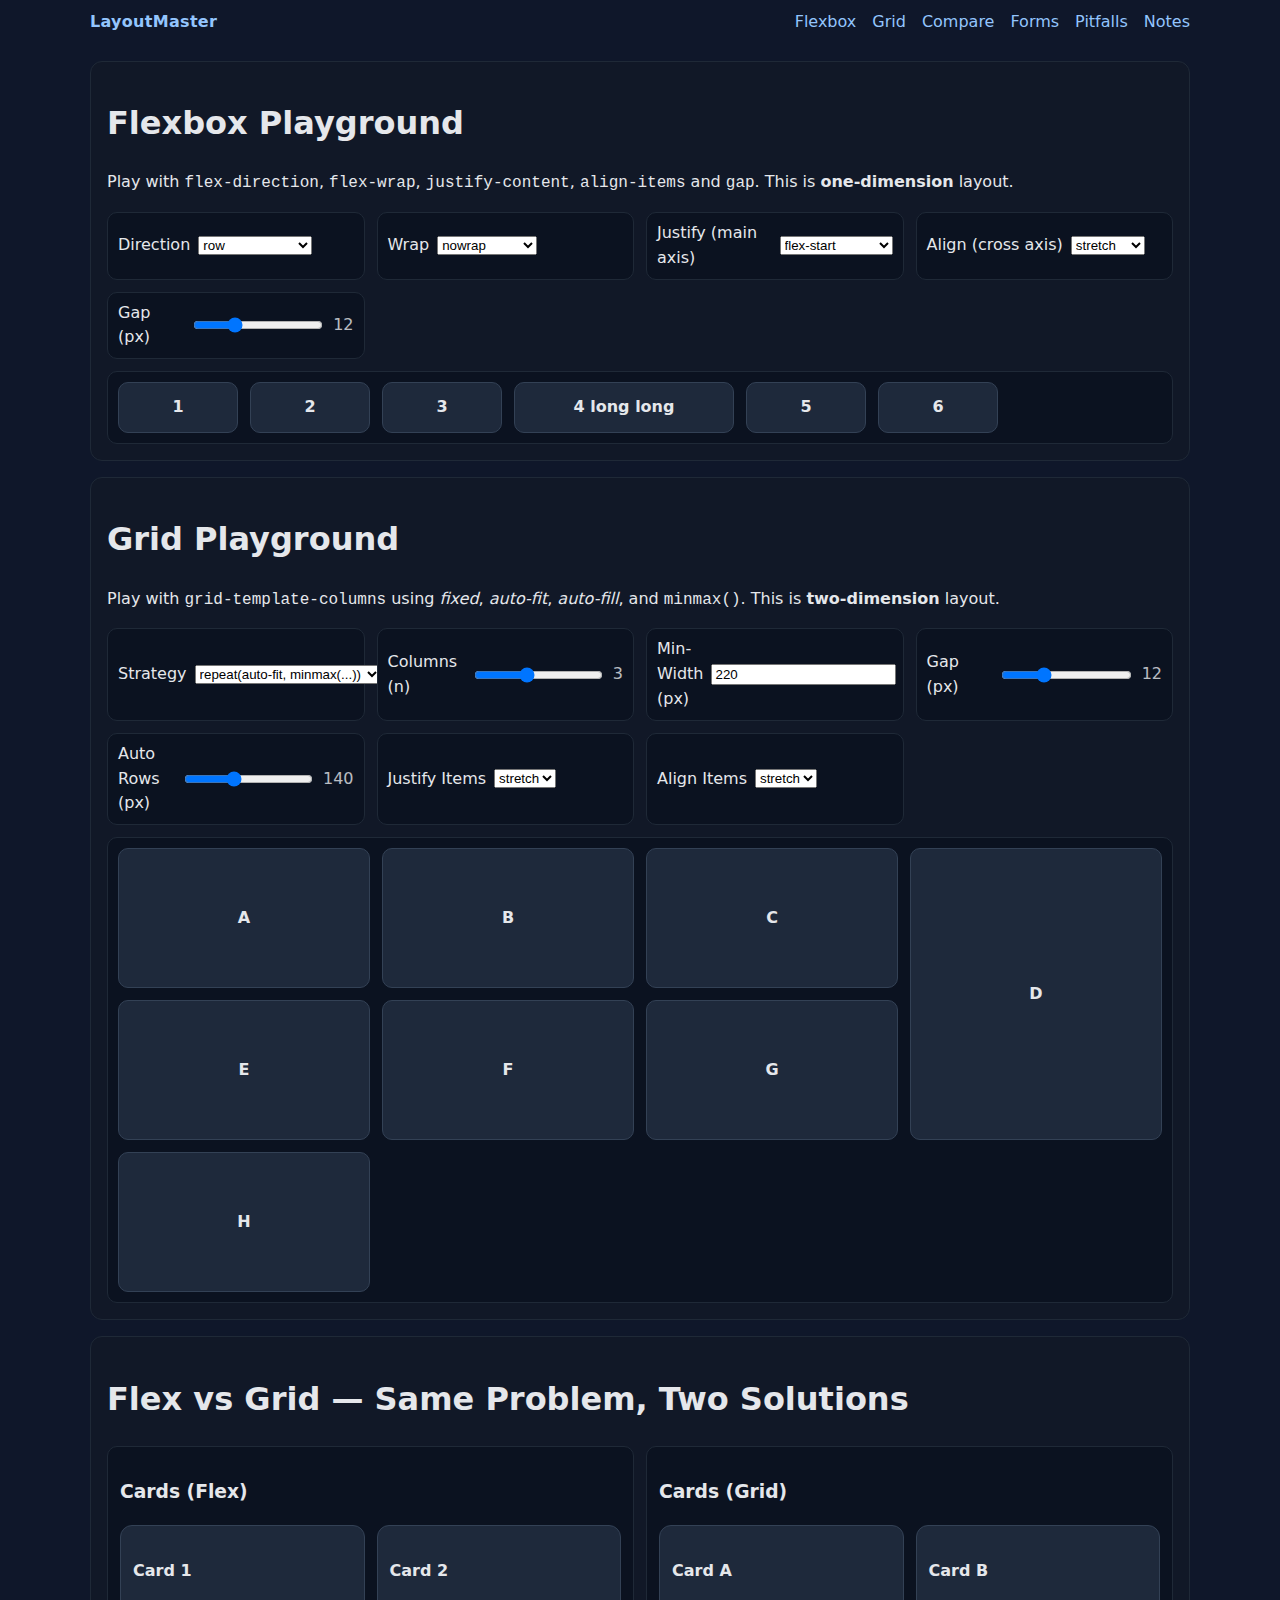
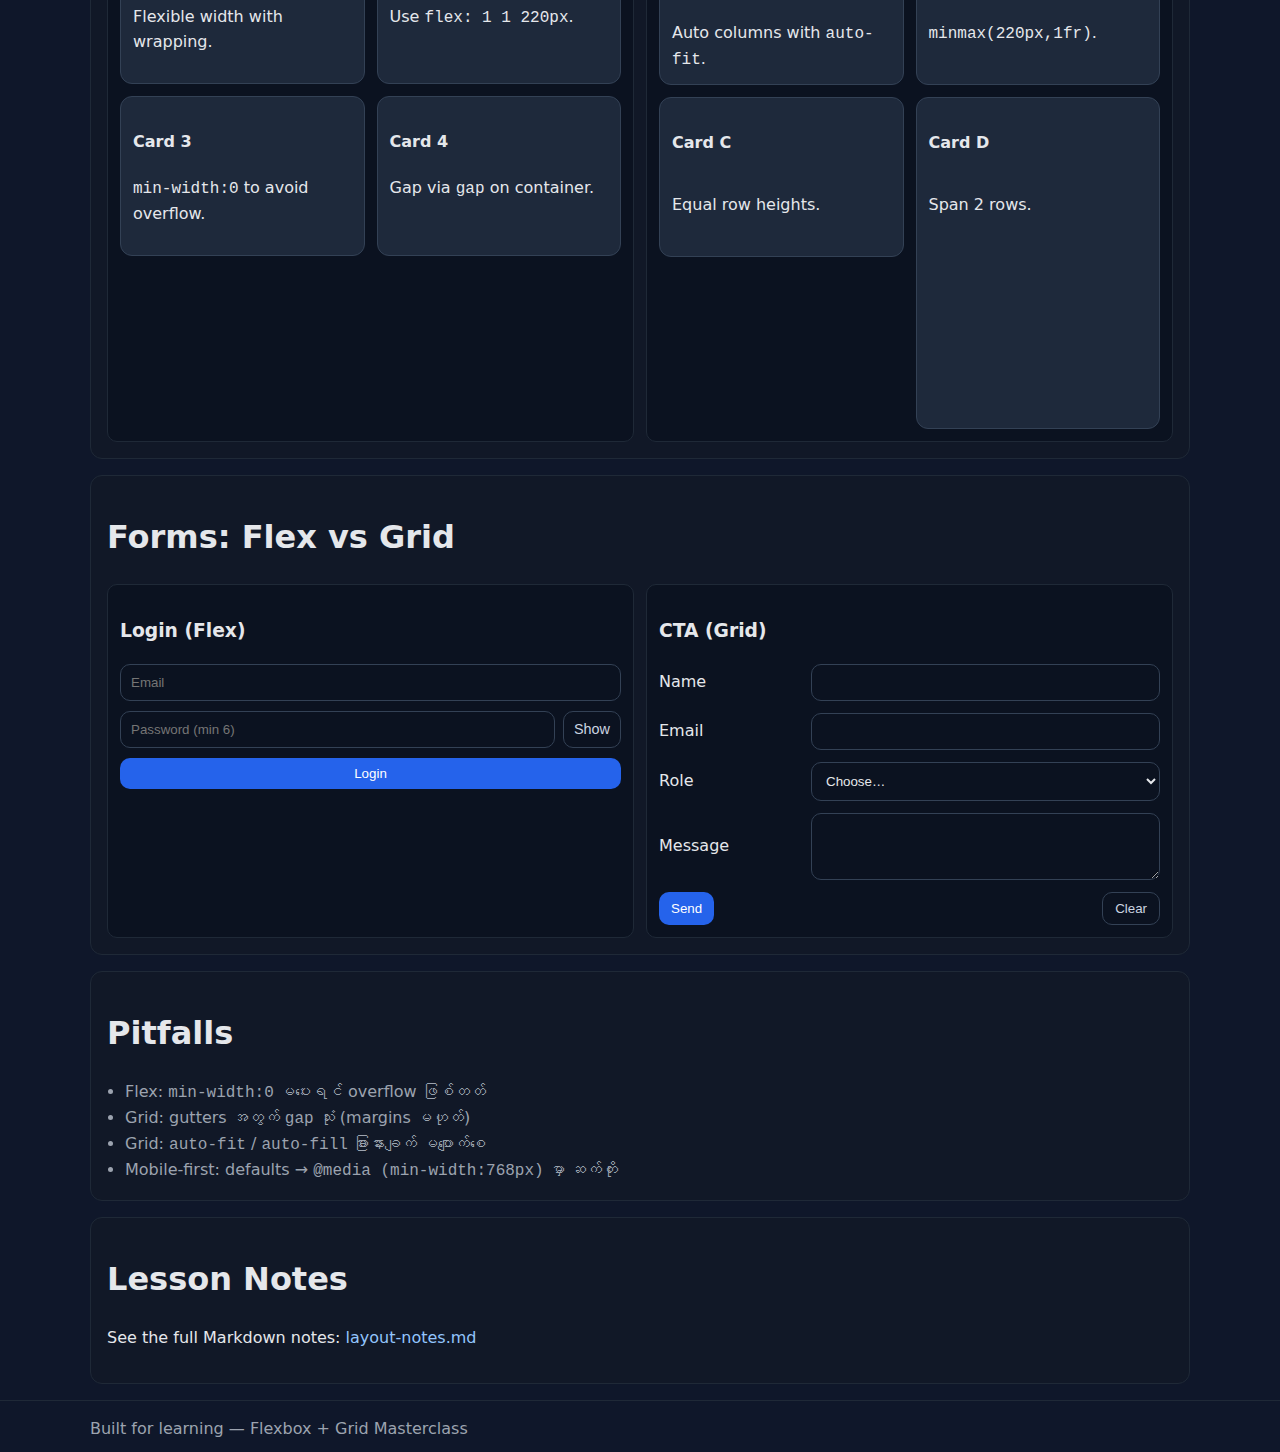
<file: public/ez2learn/flex-grid/layout-masterclass.html>
<!doctype html>
<html lang="en">
<head>
  <meta charset="utf-8" />
  <meta name="viewport" content="width=device-width, initial-scale=1" />
  <title>Layout Masterclass — Flexbox + Grid (Beginner-Friendly)</title>
  <link rel="stylesheet" href="layout.css" />
</head>
<body class="page-col">
  <header class="site-header">
    <div class="container nav">
      <a class="brand" href="#">LayoutMaster</a>
      <button class="nav-toggle" aria-label="Toggle menu" aria-expanded="false">☰</button>
      <nav class="menu" data-open="false">
        <a href="#flex">Flexbox</a>
        <a href="#grid">Grid</a>
        <a href="#compare">Compare</a>
        <a href="#forms">Forms</a>
        <a href="#pitfalls">Pitfalls</a>
        <a href="#notes">Notes</a>
      </nav>
    </div>
  </header>

  <main class="container">
    <!-- FLEXBOX -->
    <section id="flex" class="card">
      <h1>Flexbox Playground</h1>
      <p>Play with <code>flex-direction</code>, <code>flex-wrap</code>, <code>justify-content</code>, <code>align-items</code> and <code>gap</code>. This is <strong>one‑dimension</strong> layout.</p>

      <div class="controls grid">
        <label>Direction
          <select id="f_dir">
            <option>row</option>
            <option>row-reverse</option>
            <option>column</option>
            <option>column-reverse</option>
          </select>
        </label>
        <label>Wrap
          <select id="f_wrap">
            <option>nowrap</option>
            <option>wrap</option>
            <option>wrap-reverse</option>
          </select>
        </label>
        <label>Justify (main axis)
          <select id="f_justify">
            <option>flex-start</option>
            <option>center</option>
            <option>flex-end</option>
            <option>space-between</option>
            <option>space-around</option>
            <option>space-evenly</option>
          </select>
        </label>
        <label>Align (cross axis)
          <select id="f_align">
            <option>stretch</option>
            <option>flex-start</option>
            <option>center</option>
            <option>flex-end</option>
          </select>
        </label>
        <label>Gap (px)
          <input type="range" id="f_gap" min="0" max="40" value="12" />
          <span class="out" id="f_gap_out">12</span>
        </label>
      </div>

      <div class="flex-sandbox" id="flexSandbox" aria-live="polite">
        <div class="box">1</div><div class="box">2</div><div class="box">3</div>
        <div class="box long">4 long long</div><div class="box">5</div><div class="box">6</div>
      </div>
    </section>

    <!-- GRID -->
    <section id="grid" class="card">
      <h1>Grid Playground</h1>
      <p>Play with <code>grid-template-columns</code> using <em>fixed</em>, <em>auto-fit</em>, <em>auto-fill</em>, and <code>minmax()</code>. This is <strong>two‑dimension</strong> layout.</p>

      <div class="controls grid">
        <label>Strategy
          <select id="g_strategy">
            <option value="fixed">repeat(n, 1fr)</option>
            <option value="auto-fit" selected>repeat(auto-fit, minmax(...))</option>
            <option value="auto-fill">repeat(auto-fill, minmax(...))</option>
          </select>
        </label>
        <label>Columns (n)
          <input type="range" id="g_cols" min="1" max="6" value="3" />
          <span class="out" id="g_cols_out">3</span>
        </label>
        <label>Min-Width (px)
          <input type="number" id="g_min" min="120" step="10" value="220" />
        </label>
        <label>Gap (px)
          <input type="range" id="g_gap" min="0" max="40" value="12" />
          <span class="out" id="g_gap_out">12</span>
        </label>
        <label>Auto Rows (px)
          <input type="range" id="g_rows" min="80" max="240" value="140" />
          <span class="out" id="g_rows_out">140</span>
        </label>
        <label>Justify Items
          <select id="g_justify_items">
            <option>stretch</option><option>start</option><option>center</option><option>end</option>
          </select>
        </label>
        <label>Align Items
          <select id="g_align_items">
            <option>stretch</option><option>start</option><option>center</option><option>end</option>
          </select>
        </label>
      </div>

      <div class="grid-sandbox" id="gridSandbox">
        <div class="cell">A</div><div class="cell">B</div><div class="cell">C</div><div class="cell tall">D</div>
        <div class="cell">E</div><div class="cell">F</div><div class="cell">G</div><div class="cell">H</div>
      </div>
    </section>

    <!-- COMPARE -->
    <section id="compare" class="card">
      <h1>Flex vs Grid — Same Problem, Two Solutions</h1>
      <div class="compare-wrap">
        <div class="compare-col">
          <h3>Cards (Flex)</h3>
          <div class="cards-flex">
            <article class="item"><h4>Card 1</h4><p>Flexible width with wrapping.</p></article>
            <article class="item"><h4>Card 2</h4><p>Use <code>flex: 1 1 220px</code>.</p></article>
            <article class="item"><h4>Card 3</h4><p><code>min-width:0</code> to avoid overflow.</p></article>
            <article class="item"><h4>Card 4</h4><p>Gap via <code>gap</code> on container.</p></article>
          </div>
        </div>
        <div class="compare-col">
          <h3>Cards (Grid)</h3>
          <div class="cards-grid">
            <article class="item"><h4>Card A</h4><p>Auto columns with <code>auto-fit</code>.</p></article>
            <article class="item"><h4>Card B</h4><p><code>minmax(220px,1fr)</code>.</p></article>
            <article class="item"><h4>Card C</h4><p>Equal row heights.</p></article>
            <article class="item tall"><h4>Card D</h4><p>Span 2 rows.</p></article>
          </div>
        </div>
      </div>
    </section>

    <!-- FORMS -->
    <section id="forms" class="card">
      <h1>Forms: Flex vs Grid</h1>
      <div class="compare-wrap">
        <div class="compare-col">
          <h3>Login (Flex)</h3>
          <form id="loginForm" class="login-flex" novalidate>
            <input id="loginEmail" type="email" placeholder="Email" required />
            <div class="pass-row">
              <input id="loginPass" type="password" placeholder="Password (min 6)" minlength="6" required />
              <button type="button" id="togglePass" class="btn ghost small">Show</button>
            </div>
            <button class="btn primary">Login</button>
          </form>
        </div>
        <div class="compare-col">
          <h3>CTA (Grid)</h3>
          <form id="ctaForm" class="form-grid" novalidate>
            <label for="fullName">Name</label>
            <input id="fullName" required />
            <label for="email">Email</label>
            <input id="email" type="email" required />
            <label for="role">Role</label>
            <select id="role" required>
              <option value="">Choose…</option>
              <option>Designer</option><option>Developer</option><option>PM</option>
            </select>
            <label for="msg">Message</label>
            <textarea id="msg" rows="3"></textarea>
            <div class="actions">
              <button type="submit" class="btn primary">Send</button>
              <button type="button" class="btn ghost" id="clearCTA">Clear</button>
            </div>
          </form>
        </div>
      </div>
    </section>

    <!-- PITFALLS / NOTES -->
    <section id="pitfalls" class="card">
      <h1>Pitfalls</h1>
      <ul class="bullets">
        <li>Flex: <code>min-width:0</code> မပေးရင် overflow ဖြစ်တတ်</li>
        <li>Grid: gutters အတွက် <code>gap</code> သုံး (margins မဟုတ်)</li>
        <li>Grid: <code>auto-fit</code> / <code>auto-fill</code> ခြားနားချက် မပျောက်စေ</li>
        <li>Mobile-first: defaults → <code>@media (min-width:768px)</code> မှာ ဆက်တိုး</li>
      </ul>
    </section>

    <section id="notes" class="card">
      <h1>Lesson Notes</h1>
      <p>See the full Markdown notes: <a href="layout-notes.md">layout-notes.md</a></p>
    </section>
  </main>

  <footer class="site-footer">
    <div class="container">Built for learning — Flexbox + Grid Masterclass</div>
  </footer>

  <script src="layout.js"></script>
</body>
</html>
</file>
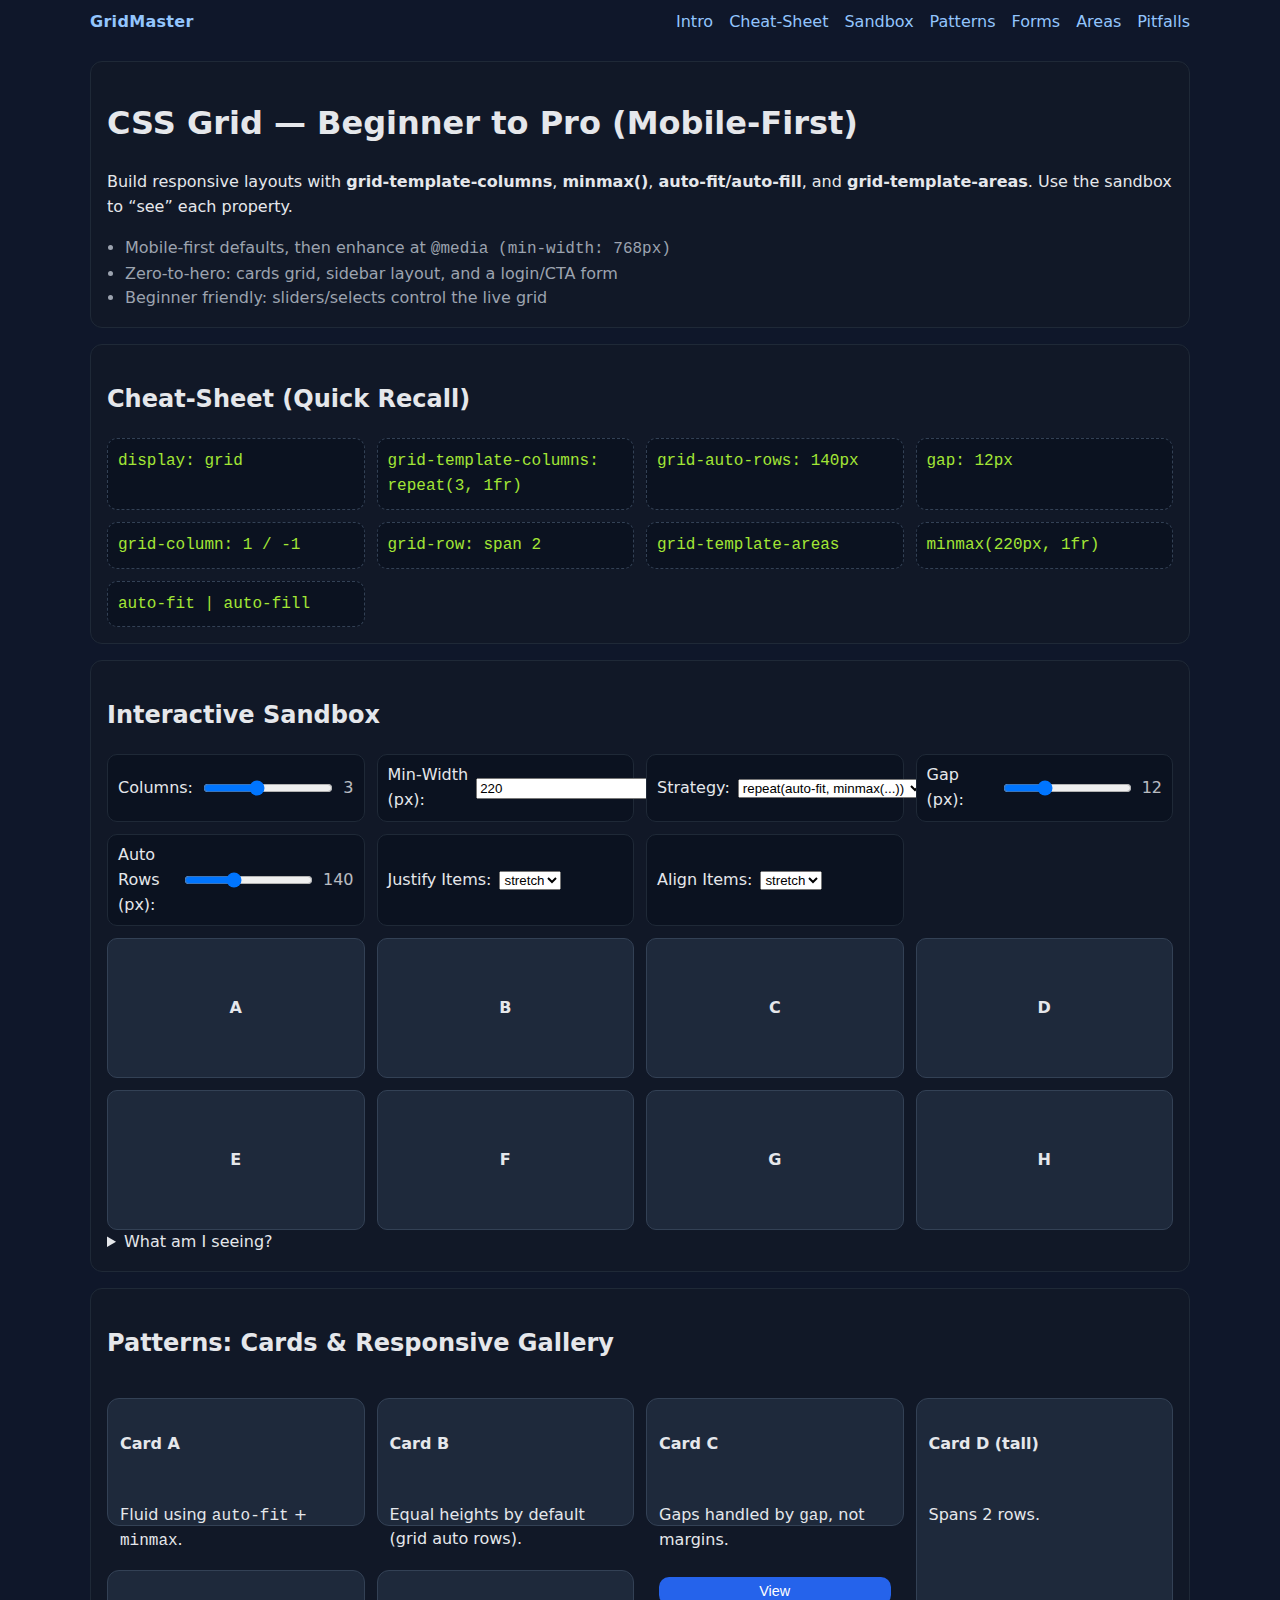
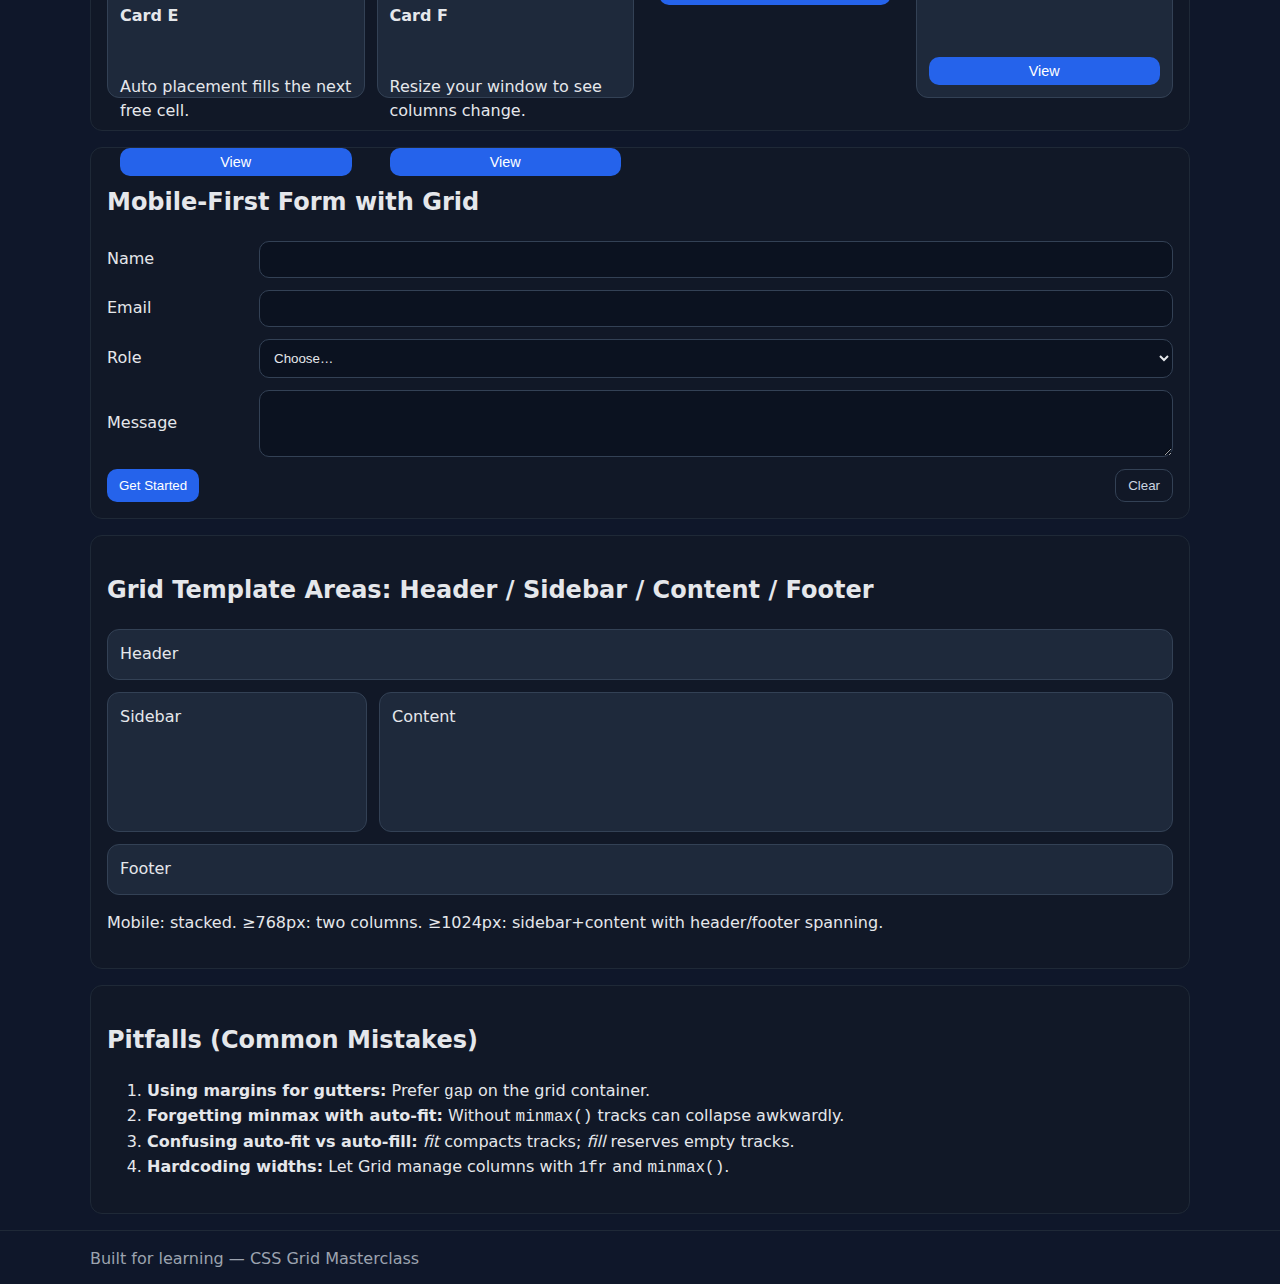
<file: public/ez2learn/grid/grid-masterclass.html>
<!doctype html>
<html lang="en">
<head>
  <meta charset="utf-8" />
  <meta name="viewport" content="width=device-width, initial-scale=1" />
  <title>CSS Grid — Beginner Masterclass</title>
  <link rel="stylesheet" href="grid.css" />
</head>
<body class="page-col">
  <header class="site-header">
    <div class="container nav">
      <a class="brand" href="#">GridMaster</a>
      <button class="nav-toggle" aria-label="Toggle menu" aria-expanded="false">☰</button>
      <nav class="menu" data-open="false">
        <a href="#intro">Intro</a>
        <a href="#cheatsheet">Cheat‑Sheet</a>
        <a href="#sandbox">Sandbox</a>
        <a href="#patterns">Patterns</a>
        <a href="#forms">Forms</a>
        <a href="#areas">Areas</a>
        <a href="#pitfalls">Pitfalls</a>
      </nav>
    </div>
  </header>

  <main class="container">
    <section id="intro" class="card">
      <h1>CSS Grid — Beginner to Pro (Mobile‑First)</h1>
      <p>Build responsive layouts with <strong>grid-template-columns</strong>, <strong>minmax()</strong>,
      <strong>auto-fit/auto-fill</strong>, and <strong>grid-template-areas</strong>. Use the sandbox to “see” each property.</p>
      <ul class="bullets">
        <li>Mobile‑first defaults, then enhance at <code>@media (min-width: 768px)</code></li>
        <li>Zero‑to‑hero: cards grid, sidebar layout, and a login/CTA form</li>
        <li>Beginner friendly: sliders/selects control the live grid</li>
      </ul>
    </section>

    <section id="cheatsheet" class="card">
      <h2>Cheat‑Sheet (Quick Recall)</h2>
      <div class="grid cheat">
        <div><code>display: grid</code></div>
        <div><code>grid-template-columns: repeat(3, 1fr)</code></div>
        <div><code>grid-auto-rows: 140px</code></div>
        <div><code>gap: 12px</code></div>
        <div><code>grid-column: 1 / -1</code></div>
        <div><code>grid-row: span 2</code></div>
        <div><code>grid-template-areas</code></div>
        <div><code>minmax(220px, 1fr)</code></div>
        <div><code>auto-fit | auto-fill</code></div>
      </div>
    </section>

    <section id="sandbox" class="card">
      <h2>Interactive Sandbox</h2>
      <div class="controls grid">
        <label>Columns:
          <input type="range" id="cols" min="1" max="6" value="3" />
          <span class="out" id="colsOut">3</span>
        </label>
        <label>Min‑Width (px):
          <input type="number" id="minw" value="220" min="120" step="10" />
        </label>
        <label>Strategy:
          <select id="strategy">
            <option value="fixed">repeat(n, 1fr)</option>
            <option value="auto-fit" selected>repeat(auto-fit, minmax(...))</option>
            <option value="auto-fill">repeat(auto-fill, minmax(...))</option>
          </select>
        </label>
        <label>Gap (px):
          <input type="range" id="gap" min="0" max="40" value="12" />
          <span class="out" id="gapOut">12</span>
        </label>
        <label>Auto Rows (px):
          <input type="range" id="rows" min="80" max="240" value="140" />
          <span class="out" id="rowsOut">140</span>
        </label>
        <label>Justify Items:
          <select id="justifyItems">
            <option>stretch</option><option>start</option><option>center</option><option>end</option>
          </select>
        </label>
        <label>Align Items:
          <select id="alignItems">
            <option>stretch</option><option>start</option><option>center</option><option>end</option>
          </select>
        </label>
      </div>

      <div class="demo grid-sandbox" id="gridSandbox" aria-live="polite">
        <div class="cell a">A</div>
        <div class="cell b">B</div>
        <div class="cell c">C</div>
        <div class="cell d">D</div>
        <div class="cell e">E</div>
        <div class="cell f">F</div>
        <div class="cell g">G</div>
        <div class="cell h">H</div>
      </div>

      <details class="note">
        <summary>What am I seeing?</summary>
        <p>The grid uses your controls to build a <code>grid-template-columns</code> value.
        With <em>auto‑fit</em>/<em>auto‑fill</em>, tracks expand/collapse by the minmax() rule, creating truly fluid grids.</p>
      </details>
    </section>

    <section id="patterns" class="card">
      <h2>Patterns: Cards & Responsive Gallery</h2>
      <div class="cards grid auto">
        <article class="card item"><h4>Card A</h4><p>Fluid using <code>auto-fit</code> + <code>minmax</code>.</p><button class="btn small">View</button></article>
        <article class="card item"><h4>Card B</h4><p>Equal heights by default (grid auto rows).</p><button class="btn small">View</button></article>
        <article class="card item"><h4>Card C</h4><p>Gaps handled by <code>gap</code>, not margins.</p><button class="btn small">View</button></article>
        <article class="card item tall"><h4>Card D (tall)</h4><p>Spans 2 rows.</p><button class="btn small">View</button></article>
        <article class="card item"><h4>Card E</h4><p>Auto placement fills the next free cell.</p><button class="btn small">View</button></article>
        <article class="card item"><h4>Card F</h4><p>Resize your window to see columns change.</p><button class="btn small">View</button></article>
      </div>
    </section>

    <section id="forms" class="card">
      <h2>Mobile‑First Form with Grid</h2>
      <form id="ctaForm" class="form-grid" novalidate>
        <label for="fullName">Name</label>
        <input id="fullName" required />
        <label for="email">Email</label>
        <input id="email" type="email" required />
        <label for="role">Role</label>
        <select id="role" required>
          <option value="">Choose…</option>
          <option>Designer</option><option>Developer</option><option>PM</option>
        </select>
        <label for="msg">Message</label>
        <textarea id="msg" rows="3"></textarea>
        <div class="actions">
          <button type="submit" class="btn primary">Get Started</button>
          <button type="button" class="btn ghost" id="clearCTA">Clear</button>
        </div>
      </form>
    </section>

    <section id="areas" class="card">
      <h2>Grid Template Areas: Header / Sidebar / Content / Footer</h2>
      <div class="layout-areas">
        <header class="box header">Header</header>
        <aside class="box sidebar">Sidebar</aside>
        <main class="box content">Content</main>
        <footer class="box footer">Footer</footer>
      </div>
      <p class="dim">Mobile: stacked. ≥768px: two columns. ≥1024px: sidebar+content with header/footer spanning.</p>
    </section>

    <section id="pitfalls" class="card">
      <h2>Pitfalls (Common Mistakes)</h2>
      <ol>
        <li><strong>Using margins for gutters:</strong> Prefer <code>gap</code> on the grid container.</li>
        <li><strong>Forgetting minmax with auto‑fit:</strong> Without <code>minmax()</code> tracks can collapse awkwardly.</li>
        <li><strong>Confusing auto‑fit vs auto‑fill:</strong> <em>fit</em> compacts tracks; <em>fill</em> reserves empty tracks.</li>
        <li><strong>Hardcoding widths:</strong> Let Grid manage columns with <code>1fr</code> and <code>minmax()</code>.</li>
      </ol>
    </section>
  </main>

  <footer class="site-footer">
    <div class="container">Built for learning — CSS Grid Masterclass</div>
  </footer>

  <script src="grid.js"></script>
</body>
</html>
</file>
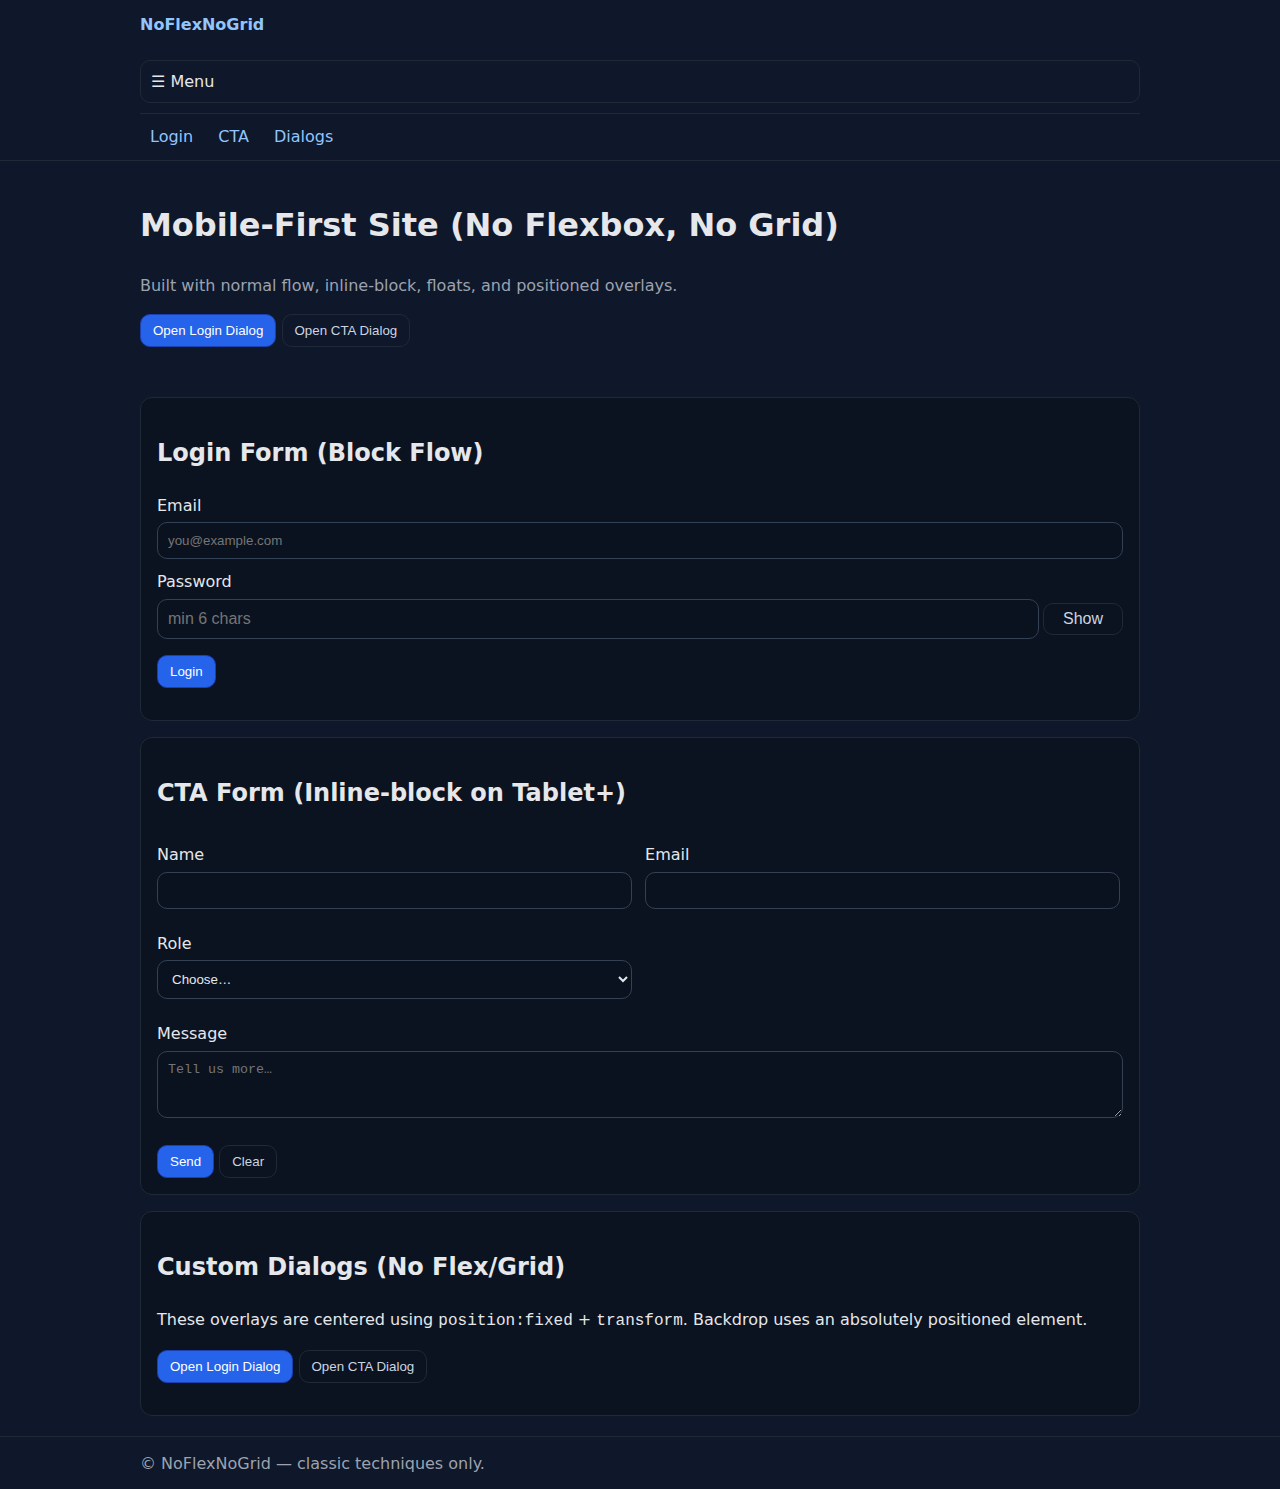
<file: public/ez2learn/plain/noflex-nogrid.html>
<!doctype html>
<html lang="en">
<head>
  <meta charset="utf-8" />
  <meta name="viewport" content="width=device-width, initial-scale=1" />
  <title>Mobile‑First (No Flex/Grid) — Forms + Dialogs</title>
  <link rel="stylesheet" href="noflex-nogrid.css" />
</head>
<body>
  <header class="site-header">
    <div class="container">
      <a class="brand" href="#">NoFlexNoGrid</a>

      <!-- Mobile menu without JS -->
      <details class="nav mobile-only">
        <summary>☰ Menu</summary>
        <nav>
          <a href="#login">Login</a>
          <a href="#cta">CTA</a>
          <a href="#dialogs">Dialogs</a>
        </nav>
      </details>

      <!-- Desktop nav (enhanced with inline-block) -->
      <nav class="nav-bar" aria-label="Primary">
        <a href="#login">Login</a>
        <a href="#cta">CTA</a>
        <a href="#dialogs">Dialogs</a>
      </nav>
    </div>
  </header>

  <main class="container">
    <section class="hero">
      <h1>Mobile‑First Site (No Flexbox, No Grid)</h1>
      <p class="muted">Built with normal flow, inline‑block, floats, and positioned overlays.</p>
      <p>
        <button class="btn" data-open="#loginModal">Open Login Dialog</button>
        <button class="btn ghost" data-open="#ctaModal">Open CTA Dialog</button>
      </p>
    </section>

    <!-- LOGIN (page section) -->
    <section id="login" class="card">
      <h2>Login Form (Block Flow)</h2>
      <form id="loginForm" class="form" novalidate>
        <label for="loginEmail">Email</label>
        <input id="loginEmail" type="email" required placeholder="you@example.com" />

        <label for="loginPass">Password</label>
        <div class="row-inline">
          <input id="loginPass" type="password" minlength="6" required placeholder="min 6 chars" />
          <button type="button" id="togglePass" class="btn ghost small">Show</button>
        </div>

        <p><button class="btn primary">Login</button></p>
      </form>
    </section>

    <!-- CTA (page section) -->
    <section id="cta" class="card">
      <h2>CTA Form (Inline‑block on Tablet+)</h2>
      <form id="ctaForm" class="form form-inline" novalidate>
        <div class="field">
          <label for="fullName">Name</label>
          <input id="fullName" required />
        </div>
        <div class="field">
          <label for="email">Email</label>
          <input id="email" type="email" required />
        </div>
        <div class="field">
          <label for="role">Role</label>
          <select id="role" required>
            <option value="">Choose…</option>
            <option>Designer</option><option>Developer</option><option>PM</option>
          </select>
        </div>
        <div class="field wide">
          <label for="msg">Message</label>
          <textarea id="msg" rows="3" placeholder="Tell us more…"></textarea>
        </div>

        <div class="actions">
          <button type="submit" class="btn primary">Send</button>
          <button type="button" class="btn ghost" id="clearCTA">Clear</button>
        </div>
      </form>
    </section>

    <!-- DIALOGS (custom modal, not <dialog>) -->
    <section id="dialogs" class="card">
      <h2>Custom Dialogs (No Flex/Grid)</h2>
      <p>These overlays are centered using <code>position:fixed</code> + <code>transform</code>. Backdrop uses an absolutely positioned element.</p>
      <p>
        <button class="btn" data-open="#loginModal">Open Login Dialog</button>
        <button class="btn ghost" data-open="#ctaModal">Open CTA Dialog</button>
      </p>
    </section>
  </main>

  <footer class="site-footer">
    <div class="container">© NoFlexNoGrid — classic techniques only.</div>
  </footer>

  <!-- LOGIN MODAL -->
  <div class="modal" id="loginModal" aria-hidden="true" role="dialog" aria-modal="true" aria-labelledby="loginTitle">
    <div class="backdrop" data-close></div>
    <div class="modal-panel" role="document">
      <button class="close" title="Close" data-close>×</button>
      <h3 id="loginTitle">Login</h3>
      <form id="loginFormModal" class="form" novalidate>
        <label for="mEmail">Email</label>
        <input id="mEmail" type="email" required />
        <label for="mPass">Password</label>
        <input id="mPass" type="password" minlength="6" required />
        <p><button class="btn primary">Login</button></p>
      </form>
    </div>
  </div>

  <!-- CTA MODAL -->
  <div class="modal" id="ctaModal" aria-hidden="true" role="dialog" aria-modal="true" aria-labelledby="ctaTitle">
    <div class="backdrop" data-close></div>
    <div class="modal-panel" role="document">
      <button class="close" title="Close" data-close>×</button>
      <h3 id="ctaTitle">Contact Us</h3>
      <form id="ctaFormModal" class="form" novalidate>
        <label for="cmName">Name</label>
        <input id="cmName" required />
        <label for="cmEmail">Email</label>
        <input id="cmEmail" type="email" required />
        <label for="cmMsg">Message</label>
        <textarea id="cmMsg" rows="3"></textarea>
        <p class="right"><button class="btn primary">Send</button></p>
      </form>
    </div>
  </div>

  <script src="noflex-nogrid.js"></script>
</body>
</html>
</file>
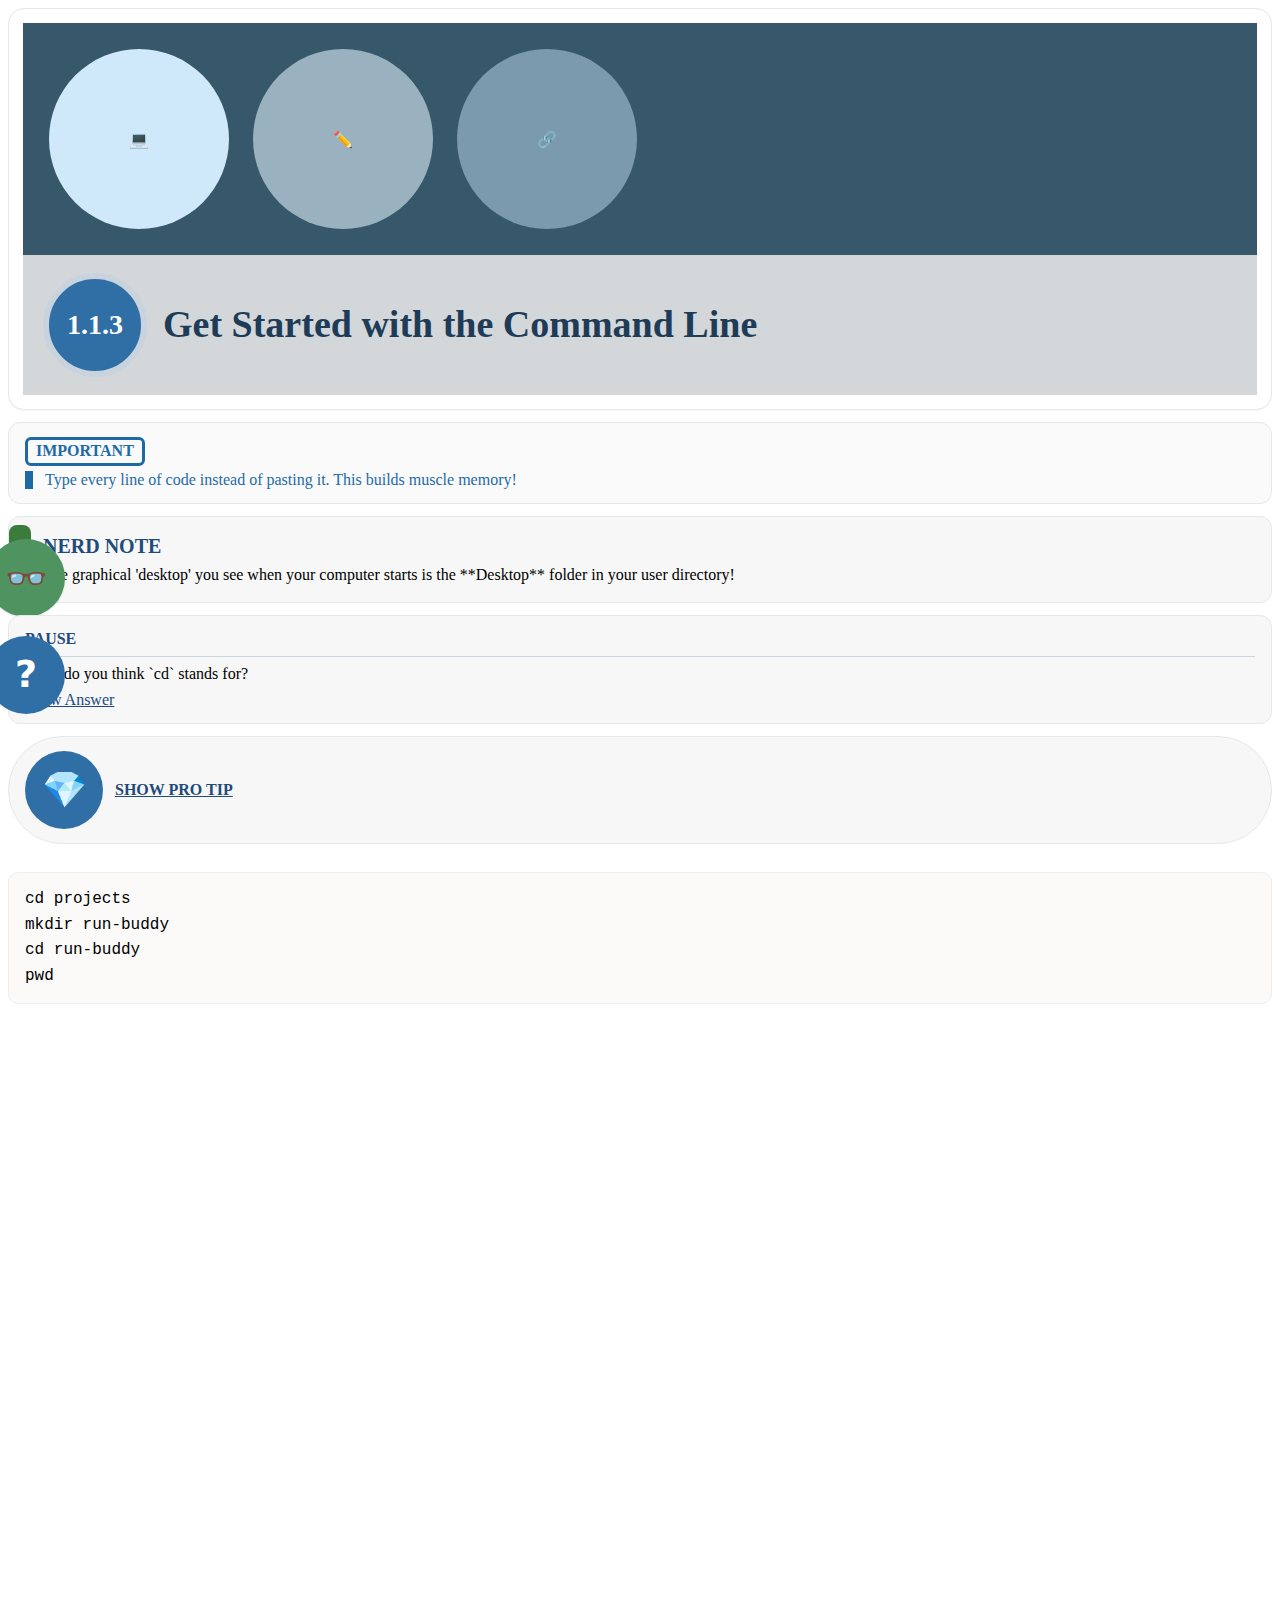
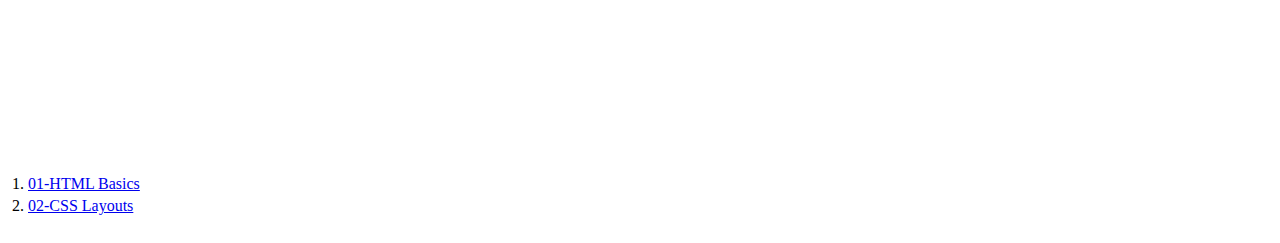
<file: public/data/courses/jsons/demo-jsons/blockArray.html>
<!DOCTYPE html>
<html lang="en">
<head>
  <meta charset="UTF-8">
  <title>Lesson UI Example</title>
  <script src="lesson-ui-kit.js"></script>
</head>
<body>
  <div id="lessonBlocks"></div>

  <script>
    // ==== 1️⃣ blocks array တည်ဆောက်ခြင်း ====
    const blocks = [
      {
        type: "hero",
        number: "1.1.3",
        title: "Get Started with the Command Line",
        icons: [
          { html: "💻", bg: "#cfe8fa" },
          { html: "✏️", bg: "#9ab2bf" },
          { html: "🔗", bg: "#7b9aad" }
        ]
      },
      {
        type: "tip",
        variant: "important",
        title: "IMPORTANT",
        text: "Type every line of code instead of pasting it. This builds muscle memory!"
      },
      {
        type: "nerdNote",
        title: "NERD NOTE",
        text: "The graphical 'desktop' you see when your computer starts is the **Desktop** folder in your user directory!"
      },
      {
        type: "pause",
        title: "PAUSE",
        question: "What do you think `cd` stands for?",
        answer: "`cd` means *change directory*.",
        toggleLabel: "Show Answer",
        hideLabel: "Hide Answer"
      },
      {
        type: "proTip",
        title: "SHOW PRO TIP",
        hideTitle: "HIDE PRO TIP",
        text: "Use ↑ and ↓ arrow keys to recall previous terminal commands!"
      },
      {
        type: "code",
        lang: "bash",
        code: `cd projects
mkdir run-buddy
cd run-buddy
pwd`
      },
      {
        type: "video",
        url: "https://www.youtube.com/embed/dQw4w9WgXcQ"
      },
      {
        type: "list",
        ordered: true,
        items: [
          { text: "01-HTML Basics", href: "/downloads/01-html.zip" },
          { text: "02-CSS Layouts", href: "/downloads/02-css.zip" }
        ]
      }
    ];

    // ==== 2️⃣ LessonUI.render() ခေါ်ခြင်း ====
    LessonUI.render("#lessonBlocks", blocks);
  </script>
</body>
</html>
</file>
<file: public/ez2learn/flex-grid/layout.css>
/* --- Base Theme --- */
*{ box-sizing: border-box; }
:root{ --bg:#0f172a; --card:#111827; --ink:#e5e7eb; --ink-dim:#9ca3af; --line:#1f2937; --gap:12px; }
body{ margin:0; font:16px/1.55 system-ui,-apple-system,Segoe UI,Roboto,Ubuntu,Cantarell,"Noto Sans",sans-serif; background:var(--bg); color:var(--ink); }
a{ color:#93c5fd; text-decoration:none; }
a:hover{ text-decoration:underline; }
.container{ width:min(1100px,92%); margin-inline:auto; }
.page-col{ min-height:100dvh; display:flex; flex-direction:column; }
.site-footer{ margin-top:auto; padding:16px 0; border-top:1px solid var(--line); color:var(--ink-dim); }
.card{ background:var(--card); border:1px solid var(--line); border-radius:12px; padding:16px; margin:16px 0; }
.bullets{ margin:0; padding-left:18px; color:var(--ink-dim); }

/* --- Header / Nav --- */
.nav{ display:flex; align-items:center; gap:8px; padding:10px 0; }
.brand{ font-weight:800; letter-spacing:.3px; }
.nav-toggle{ margin-left:auto; background:#0b1220; color:var(--ink); border:1px solid var(--line); border-radius:10px; padding:8px 12px; cursor:pointer; }
.menu{ display:none; flex-direction:column; gap:8px; }
.menu[data-open="true"]{ display:flex; }
@media (min-width:768px){
  .nav-toggle{ display:none; }
  .menu{ display:flex !important; flex-direction:row; gap:16px; margin-left:auto; }
}

/* --- Controls (shared) --- */
.controls.grid{ display:grid; gap:12px; grid-template-columns: repeat(auto-fit, minmax(220px,1fr)); }
.controls label{ display:flex; align-items:center; gap:8px; background:#0b1220; border:1px solid #1f2937; border-radius:10px; padding:8px 10px; }
.controls input[type="range"]{ width:140px; }
.out{ opacity:.8; font-variant-numeric:tabular-nums; }

/* --- Flex sandbox --- */
.flex-sandbox{ display:flex; gap:var(--gap); flex-wrap:wrap; background:#0b1220; border:1px solid #1f2937; border-radius:10px; padding:10px; margin-top:12px; }
.box{ background:#1e293b; border:1px solid #334155; border-radius:10px; color:var(--ink); padding:12px; font-weight:700; min-width:120px; text-align:center; }
.box.long{ min-width:220px; }

/* --- Grid sandbox --- */
.grid-sandbox{ display:grid; gap:var(--gap); grid-auto-rows:140px; grid-template-columns: repeat(auto-fit, minmax(220px,1fr)); background:#0b1220; border:1px solid #1f2937; border-radius:10px; padding:10px; margin-top:12px; }
.cell{ display:grid; place-items:center; background:#1e293b; border:1px solid #334155; border-radius:10px; font-weight:800; }
.cell.tall{ grid-row: span 2; }

/* --- Compare: Flex vs Grid cards --- */
.compare-wrap{ display:grid; gap:12px; grid-template-columns: 1fr; }
.compare-col{ background:#0b1220; border:1px solid #1f2937; border-radius:10px; padding:12px; }
.cards-flex{ display:flex; flex-wrap:wrap; gap:12px; }
.cards-flex .item{ flex:1 1 220px; min-width:0; background:#1e293b; border:1px solid #334155; border-radius:12px; padding:12px; }
.cards-grid{ display:grid; gap:12px; grid-auto-rows:160px; grid-template-columns: repeat(auto-fit, minmax(220px,1fr)); }
.cards-grid .item{ background:#1e293b; border:1px solid #334155; border-radius:12px; padding:12px; display:grid; grid-template-rows:auto 1fr; }
.cards-grid .item.tall{ grid-row: span 2; }
@media (min-width:768px){ .compare-wrap{ grid-template-columns: 1fr 1fr; } }

/* --- Forms --- */
.login-flex{ display:flex; flex-direction:column; gap:10px; }
.pass-row{ display:flex; gap:8px; }
.form-grid{ display:grid; gap:12px; grid-template-columns: 1fr; }
.form-grid input, .form-grid select, .form-grid textarea, .login-flex input{ width:100%; padding:10px; border-radius:10px; border:1px solid #334155; background:#0b1220; color:var(--ink); }
.form-grid .actions{ display:flex; flex-wrap:wrap; gap:8px; }
.form-grid .actions .btn.ghost{ margin-left:auto; }
@media (min-width:768px){
  .form-grid{ grid-template-columns: 140px 1fr; align-items:center; }
  .form-grid .actions{ grid-column: 1 / -1; }
}

/* --- Buttons --- */
.btn{ background:#2563eb; color:#fff; border:none; border-radius:10px; padding:8px 12px; cursor:pointer; }
.btn.ghost{ background:transparent; border:1px solid #334155; color:#cbd5e1; }
.btn.small{ padding:6px 10px; font-size:.9rem; }
</file>
<file: public/ez2learn/grid/grid.css>
/* Base / Theme */
* { box-sizing: border-box; }
:root{ --gap:12px; --bg:#0f172a; --card:#111827; --ink:#e5e7eb; --ink-dim:#9ca3af; --line:#1f2937; }
html, body { height:100%; }
body{ margin:0; font:16px/1.55 system-ui, -apple-system, Segoe UI, Roboto, Ubuntu, Cantarell, "Noto Sans", sans-serif; background:var(--bg); color:var(--ink); }
a{ color:#93c5fd; text-decoration:none; }
a:hover{ text-decoration:underline; }
.container{ width:min(1100px,92%); margin-inline:auto; }
.page-col{ min-height:100dvh; display:flex; flex-direction:column; }
.site-footer{ margin-top:auto; padding:16px 0; color:var(--ink-dim); border-top:1px solid var(--line); }

/* Header / Nav */
.nav{ display:flex; align-items:center; gap:8px; padding:10px 0; }
.brand{ font-weight:800; letter-spacing:.3px; }
.nav-toggle{ margin-left:auto; background:#0b1220; color:var(--ink); border:1px solid var(--line); border-radius:10px; padding:8px 12px; cursor:pointer; }
.menu{ display:none; flex-direction:column; gap:8px; }
.menu[data-open="true"]{ display:flex; }
@media (min-width:768px){
  .nav-toggle{ display:none; }
  .menu{ display:flex !important; flex-direction:row; gap:16px; margin-left:auto; }
}

/* Cards & blocks */
.card{ background:var(--card); border:1px solid var(--line); border-radius:12px; padding:16px; margin:16px 0; }
.bullets{ margin:0; padding-left:18px; color:var(--ink-dim); }

/* Cheat grid */
.grid.cheat{
  display:grid; gap:12px;
  grid-template-columns: repeat(auto-fit, minmax(220px,1fr));
}
.grid.cheat > div{ background:#0b1220; border:1px dashed #334155; border-radius:10px; padding:10px; font-family:ui-monospace, SFMono-Regular, Menlo, Consolas, monospace; color:#a3e635; }

/* Controls */
.controls.grid{ display:grid; gap:12px; grid-template-columns: repeat(auto-fit, minmax(220px,1fr)); }
.controls label{ display:flex; align-items:center; gap:8px; background:#0b1220; border:1px solid #1f2937; border-radius:10px; padding:8px 10px; }
.controls input[type="range"]{ width:140px; }
.out{ opacity:.8; font-variant-numeric:tabular-nums; }

/* Sandbox */
.demo.grid-sandbox{
  display:grid;
  gap: var(--gap);
  grid-auto-rows: 140px;
  grid-template-columns: repeat(auto-fit, minmax(220px,1fr));
  margin-top:12px;
}
.cell{ display:grid; place-items:center; background:#1e293b; border:1px solid #334155; border-radius:10px; font-weight:800; }
.cell.tall{ grid-row: span 2; }

/* Cards pattern */
.cards.grid.auto{
  display:grid; gap:12px;
  grid-auto-rows: 160px;
  grid-template-columns: repeat(auto-fit, minmax(220px,1fr));
}
.cards .item{ display:grid; grid-template-rows: auto 1fr auto; gap:8px; background:#1e293b; border:1px solid #334155; border-radius:12px; padding:12px; min-width:0; }
.cards .item.tall{ grid-row: span 2; }
.btn{ background:#2563eb; color:white; border:none; border-radius:10px; padding:8px 12px; cursor:pointer; }
.btn.small{ padding:6px 10px; font-size:.9rem; }
.btn.ghost{ background:transparent; border:1px solid #334155; color:#cbd5e1; }

/* Form with Grid */
.form-grid{
  display:grid; gap:12px;
  grid-template-columns: 1fr;
}
.form-grid input, .form-grid select, .form-grid textarea{ width:100%; padding:10px; border-radius:10px; border:1px solid #334155; background:#0b1220; color:var(--ink); }
.form-grid .actions{ display:flex; flex-wrap:wrap; gap:8px; }
.form-grid .actions .btn.ghost{ margin-left:auto; }
@media (min-width:768px){
  .form-grid{ grid-template-columns: 140px 1fr; align-items:center; }
  .form-grid .actions{ grid-column: 1 / -1; }
}

/* Grid Areas Layout */
.layout-areas{
  display:grid; gap:12px; margin-top:8px;
  grid-template-columns: 1fr;
  grid-template-areas:
    "header"
    "content"
    "sidebar"
    "footer";
}
.layout-areas .box{ background:#1e293b; border:1px solid #334155; border-radius:12px; padding:12px; }
.header{ grid-area: header; }
.sidebar{ grid-area: sidebar; }
.content{ grid-area: content; min-height:140px; }
.footer{ grid-area: footer; }

@media (min-width:768px){
  .layout-areas{
    grid-template-columns: 1fr;
    grid-template-areas:
      "header"
      "content"
      "sidebar"
      "footer";
  }
}
@media (min-width:1024px){
  .layout-areas{
    grid-template-columns: 260px 1fr;
    grid-template-areas:
      "header header"
      "sidebar content"
      "footer footer";
  }
}
</file>
<file: public/ez2learn/plain/noflex-nogrid.css>
/* --- Base --- */
*{ box-sizing:border-box; }
:root{ --bg:#0f172a; --ink:#e5e7eb; --ink-dim:#9ca3af; --paper:#0b1220; --line:#1f2937; }
body{ margin:0; font:16px/1.6 system-ui, -apple-system, Segoe UI, Roboto, Ubuntu, Cantarell, "Noto Sans", sans-serif; background:#0f172a; color:var(--ink); }
a{ color:#93c5fd; text-decoration:none; }
a:hover{ text-decoration:underline; }
.container{ width:min(1000px,92%); margin-inline:auto; }
.muted{ color:var(--ink-dim); }

/* --- Header / Nav --- */
.site-header{ border-bottom:1px solid var(--line); }
.brand{ display:inline-block; font-weight:800; padding:12px 0; }
.mobile-only{ margin:10px 0; }
details.nav{ border:1px solid var(--line); border-radius:10px; padding:8px 10px; }
details.nav > summary{ cursor:pointer; list-style:none; }
details.nav a{ display:block; padding:6px 0; border-top:1px dashed var(--line); }
details.nav a:first-of-type{ border-top:0; }

.nav-bar{ white-space:nowrap; overflow:auto; border-top:1px solid var(--line); }
.nav-bar a{ display:inline-block; padding:10px 10px; }

/* --- Sections --- */
.card{ background:var(--paper); border:1px solid var(--line); border-radius:12px; padding:16px; margin:16px 0; }
.hero{ padding:18px 0; }
.btn{ display:inline-block; background:#2563eb; color:#fff; border:1px solid #1e40af; border-radius:10px; padding:8px 12px; cursor:pointer; }
.btn.ghost{ background:transparent; color:#cbd5e1; border:1px solid var(--line); }
.btn.small{ padding:6px 10px; font-size:.9rem; }
.btn.primary{ background:#2563eb; }

/* --- Forms (block flow) --- */
.form label{ display:block; margin:10px 0 4px; }
.form input, .form select, .form textarea{
  width:100%; padding:10px; border:1px solid #334155; border-radius:10px; background:#0a1220; color:var(--ink);
}
.row-inline{ /* no flex/grid: inline-block combo */
  font-size:0; /* remove whitespace gap */
}
.row-inline input{ display:inline-block; width: calc(100% - 84px); vertical-align:middle; font-size:16px; }
.row-inline .btn{ display:inline-block; width:80px; margin-left:4px; vertical-align:middle; font-size:16px; }

/* CTA form inline on tablet+ using inline-block columns */
.form-inline .field{ display:block; }
@media (min-width:768px){
  .form-inline .field{ display:inline-block; width: calc(50% - 8px); vertical-align:top; margin:0 8px 12px 0; }
  .form-inline .field:nth-child(2n){ margin-right:0; }
  .form-inline .field.wide{ width:100%; }
}
.actions{ margin-top:8px; }

/* --- Footer --- */
.site-footer{ border-top:1px solid var(--line); padding:14px 0; margin-top:20px; color:var(--ink-dim); }

/* --- Custom Modal (no flex/grid) --- */
.modal{ position:fixed; inset:0; display:none; }
.modal[aria-hidden="false"]{ display:block; }
.backdrop{
  position:absolute; inset:0;
  background: rgba(2,6,23,.6);
}
.modal-panel{
  position:absolute; left:50%; top:50%;
  transform: translate(-50%, -50%);
  width:min(560px, 92%);
  background:#0a1220; color:var(--ink);
  border:1px solid #334155; border-radius:12px; padding:16px;
  box-shadow: 0 10px 30px rgba(0,0,0,.5);
}
.close{
  position:absolute; right:8px; top:8px;
  background:transparent; color:#cbd5e1; border:0; font-size:22px; cursor:pointer;
}
.right{ text-align:right; }
</file>
